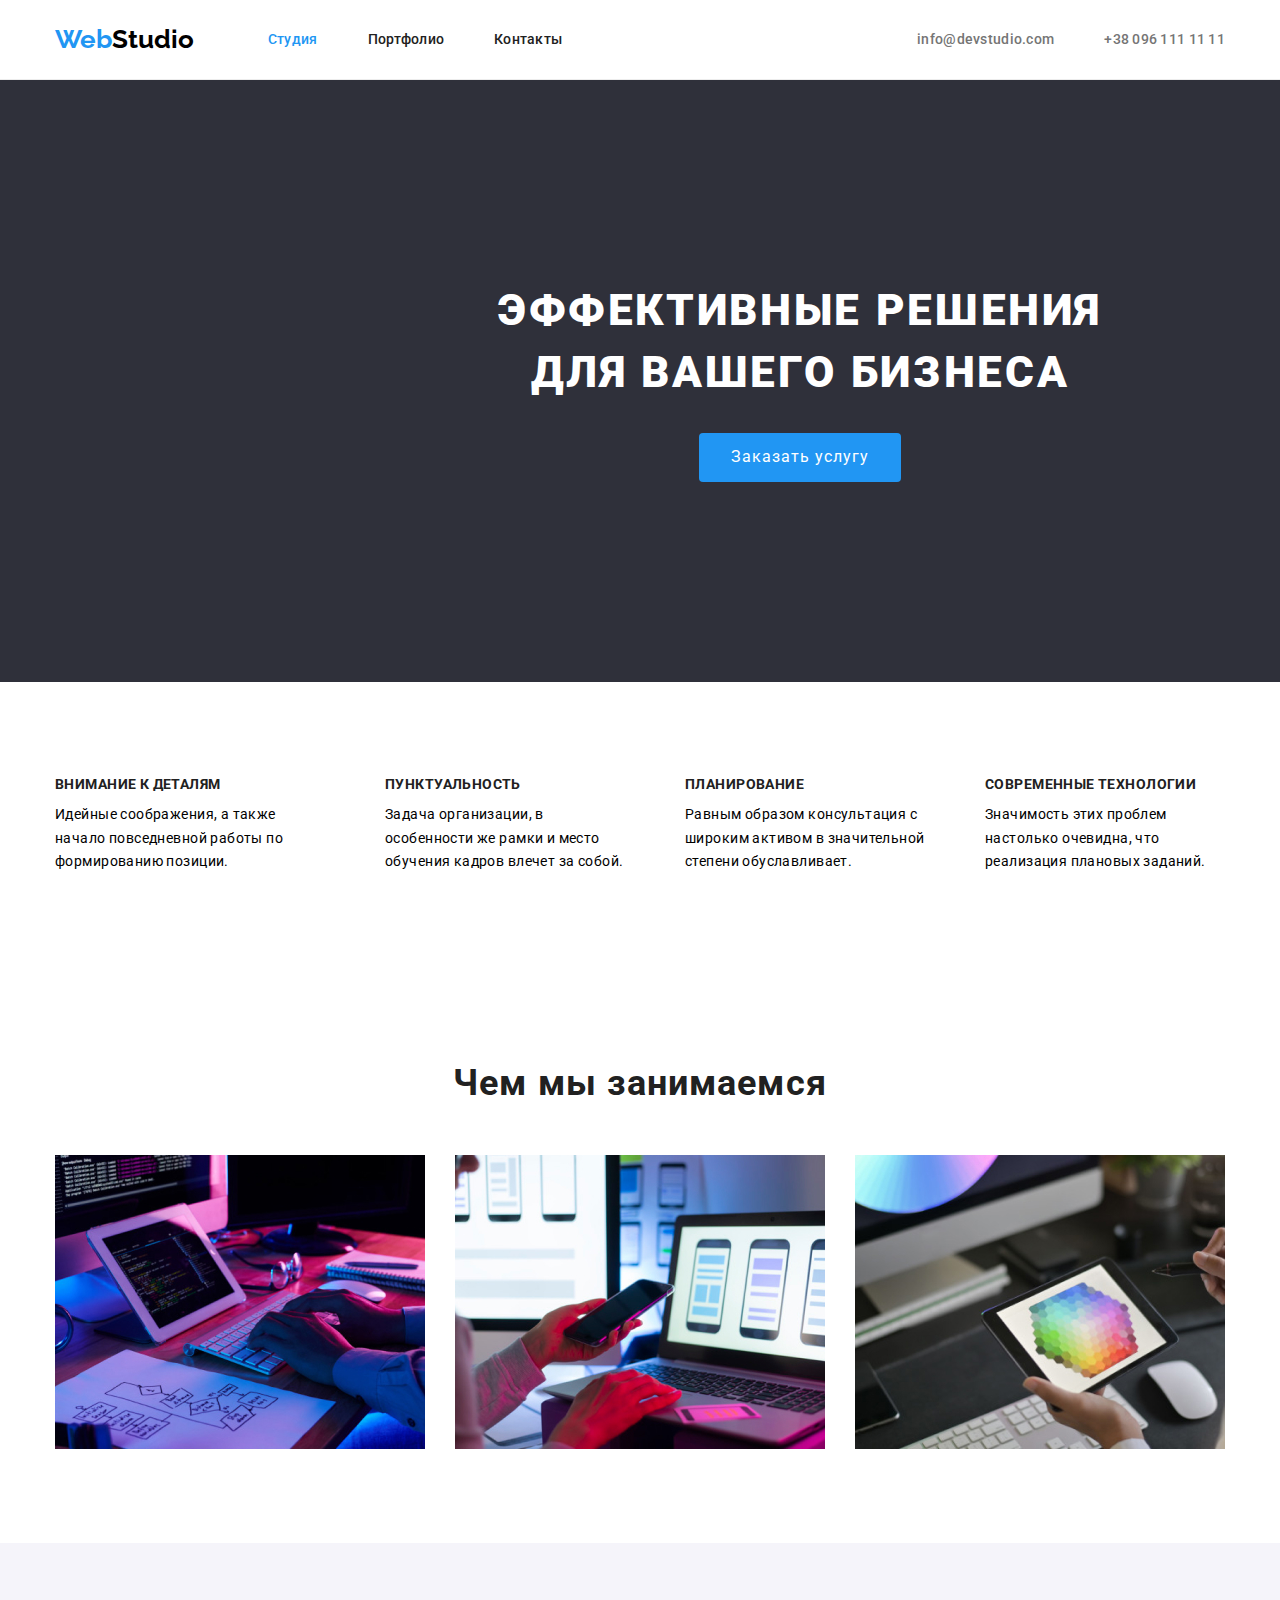
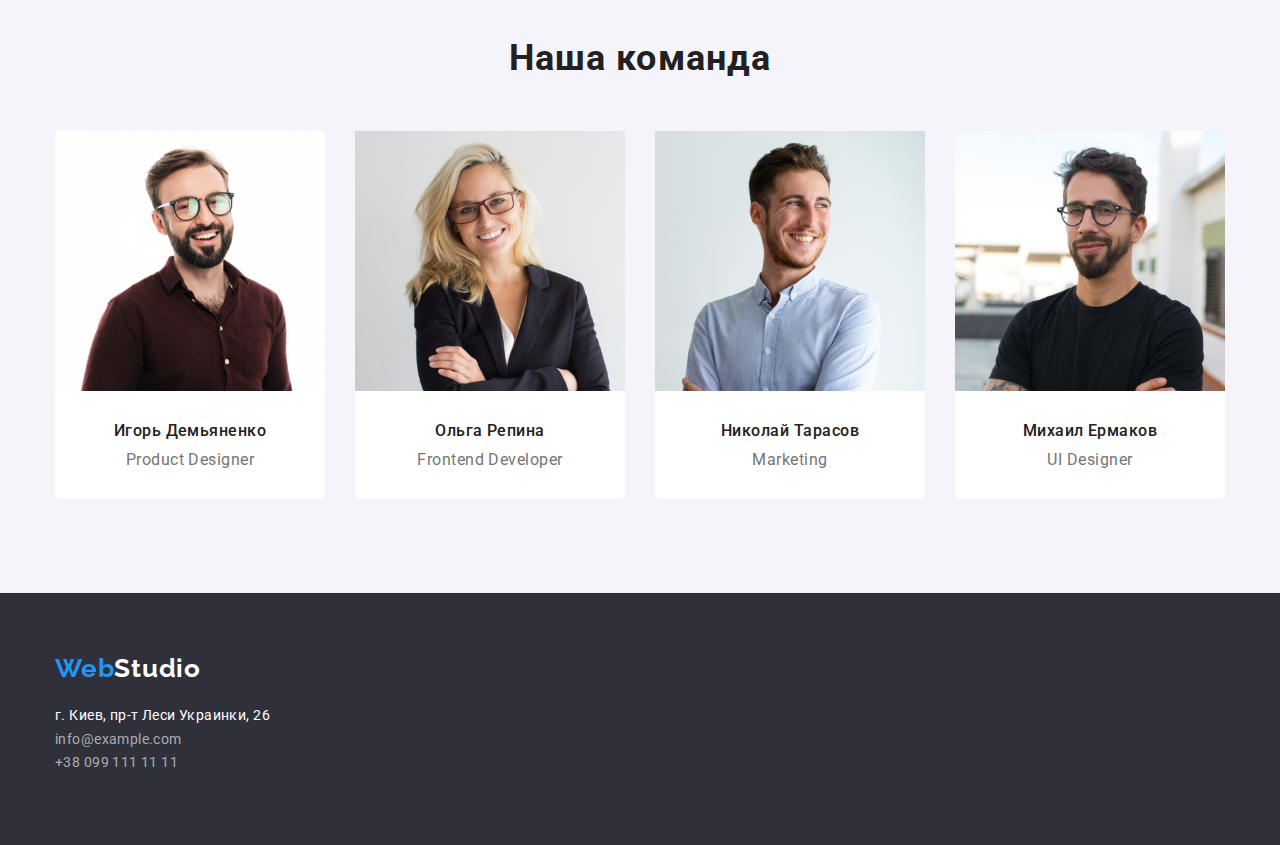
<file: index.html>
<!DOCTYPE html>
<html lang="ru">
<head>
    <meta charset="UTF-8">
    <meta name="viewport" content="width=device-width, initial-scale=1.0">
    <title>WebStudio</title>
    <link rel="preconnect" href="https://fonts.gstatic.com">
    <link href="https://fonts.googleapis.com/css2?family=Raleway:wght@700&family=Roboto:wght@400;500;700;900&display=swap" rel="stylesheet">
    <link rel="stylesheet" href="./modern-normalize.css">
    <link rel="stylesheet" href="./css/style.css">
</head>
<body>
    <header class="header">
        <div class="contaner">
    <nav class="header-nav">
        <a href="./index.html" class="brand">
            <span class="web">Web</span>Studio
        </a>
        <ul class="nav-list">
        <li><a href="#" class="navigator current">Студия</a></li>
        <li><a href="./portfolio.html" class="navigator">Портфолио</a></li>
        <li><a href="#contacts" class="navigator">Контакты</a></li>
        </ul>
        <ul class="contact-list">
            <li><a href="mailto:info@devstudio.com" class="telephone">info@devstudio.com</a></li>
            <Li><a href="telto:+380961111111" class="telephone">+38 096 111 11 11</a></Li>
        </ul>
    </nav>
    </div>
    </header>
    <main>
        <section class="hero">
            <div class="contaner">
            <h1 class="hero-heading">Эффективные решения для вашего бизнеса</h1>
            <a href="#" class="zakaz">Заказать услугу</a>
            </div>
        </section>

        <section>
            <div class="contaner">
            <ul class="dignity">
                <li>
                        <h3 class="dignity-title">Внимание к деталям</h3>
                        <p class="dignity-text">Идейные соображения, а также начало повседневной работы по формированию позиции.</p>
                </li>
                <li>
                    <h3 class="dignity-title">Пунктуальность</h3>
                    <p class="dignity-text">Задача организации, в особенности же рамки и место обучения кадров влечет за собой.</p>
                </li>
                <li>
                        <h3 class="dignity-title">Планирование</h3>
                        <p class="dignity-text">Равным образом консультация с широким активом в значительной степени обуславливает.</p>
                </li>
                <li>
                        <h3 class="dignity-title">Современные технологии</h3>
                        <p class="dignity-text">Значимость этих проблем настолько очевидна, что реализация плановых заданий.</p>
                </li>
            </ul>
            </div>
        </section>

        <section>
            <div class="contaner">
            <h2 class="table">Чем мы занимаемся</h2>
            <ul class="working">
                <li><img src="images/img-1.jpg" width="370" alt="img"></li>
                <li><img src="images/img-2.jpg" width="370" alt="img"></li>
                <li><img src="images/img-3.jpg" width="370" alt="img"></li>
            </ul>
            </div>
        </section>

        <section class="our-teem">
            <div class="contaner">
            <h2 class="table">Наша команда</h2>
            <ul class="table-list">
                <li class="team">
                        <img src="images/comand-1.jpg" width="270" alt="img">
                        <h3 class="name">Игорь Демьяненко</h3>
                        <p class="position">Product Designer</p>
                </li>
                <li class="team">
                        <img src="images/comand-2.jpg" width="270" alt="img">
                        <h3 class="name">Ольга Репина</h3>
                        <p class="position">Frontend Developer</p>
                </li>
                <li class="team">
                        <img src="images/comand-3.jpg" width="270" alt="img">
                        <h3 class="name">Николай Тарасов</h3>
                        <p class="position">Marketing</p>
                </li>
                <li class="team">                    
                        <img src="images/comand-4.jpg" width="270" alt="img">
                        <h3 class="name">Михаил Ермаков</h3>
                        <p class="position">UI Designer</p>                    
                </li>
            </ul>
            </div>
        </section>
    </main>
    <footer class="down">
        <div class="contaner">
        <a href="./index.html" class="brand-down"><span class="web">Web</span>Studio</a>
<address id="contacts">
                <a href="#" class="location">г. Киев, пр-т Леси Украинки, 26</a>
        <ul class="contact-list-down">
            <li>
                <a href="mailto:info@example.com" class="navigator-down">info@example.com</a>
            </li>
            <li>
                <a href="telto:+380991111111" class="navigator-down">+38 099 111 11 11</a>
            </li>
        </ul>
</address>
        </div>
    </footer>

</body>

</html>
</file>
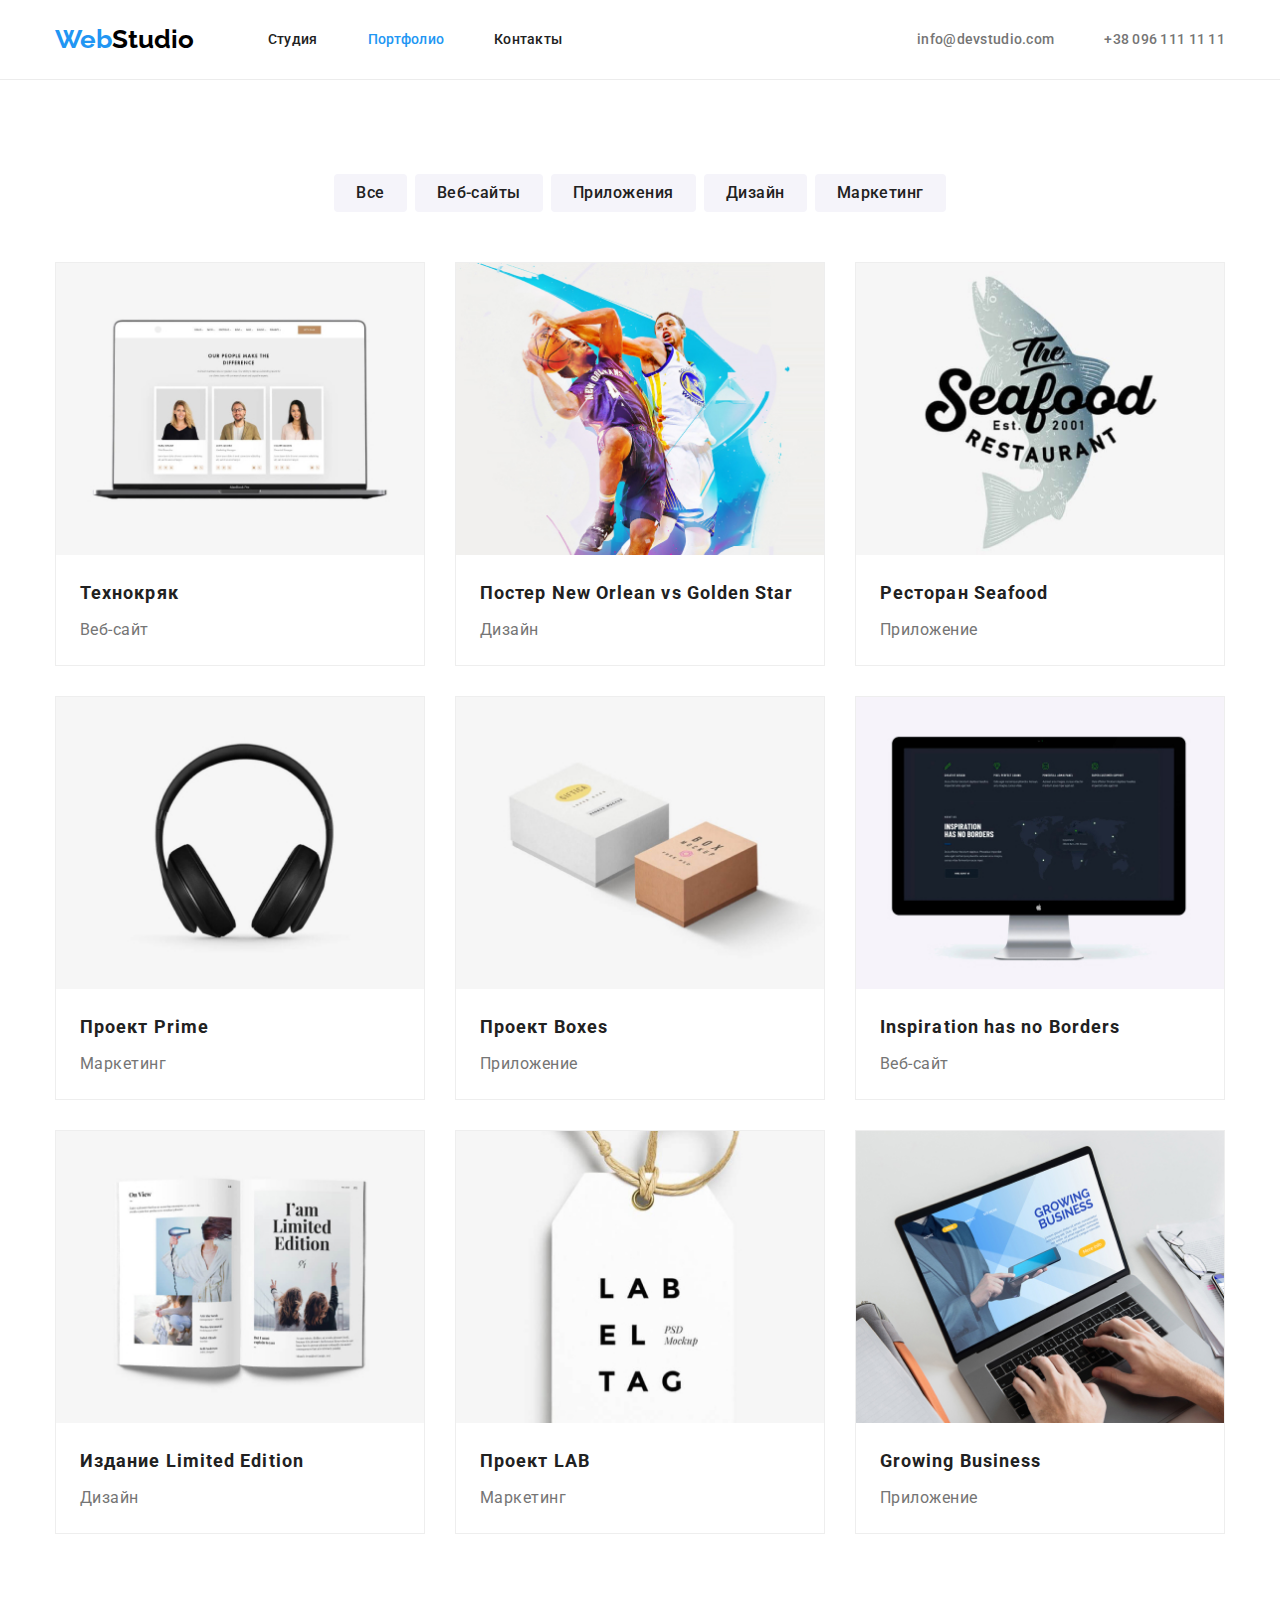
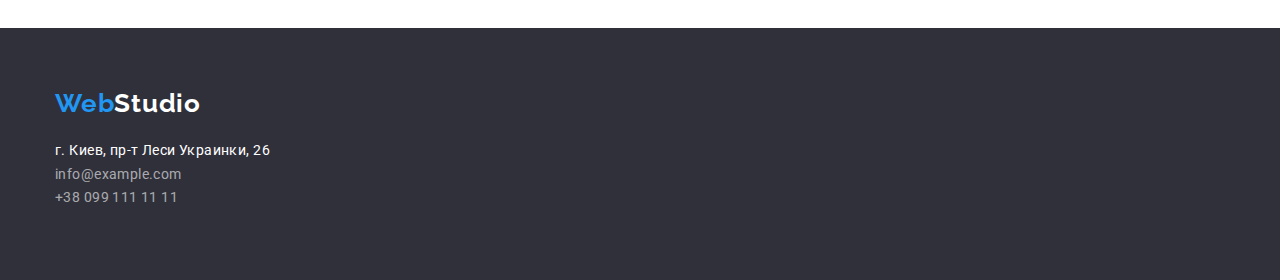
<file: portfolio.html>
<!DOCTYPE html>
<html lang="ru">
<head>
    <meta charset="UTF-8">
    <meta name="viewport" content="width=device-width, initial-scale=1.0">
    <title>Portfolio</title>
    <link rel="preconnect" href="https://fonts.gstatic.com">
    <link href="https://fonts.googleapis.com/css2?family=Raleway:wght@700&family=Roboto:wght@400;500;700;900&display=swap" rel="stylesheet">
    <link rel="stylesheet" href="./modern-normalize.css">
    <link rel="stylesheet" href="./css/style.css">
</head>
<body>
    <header class="header">
        <div class="contaner">
    <nav class="header-nav">
        <a href="./index.html" class="brand">
            <span class="web">Web</span>Studio
        </a>
        <ul class="nav-list">
        <li><a href="./index.html" class="navigator">Студия</a></li>
        <li><a href="./portfolio.html" class="navigator current">Портфолио</a></li>
        <li><a href="#contacts" class="navigator">Контакты</a></li>
        </ul>
        <ul class="contact-list">
            <li><a href="mailto:info@devstudio.com" class="telephone">info@devstudio.com</a></li>
            <Li><a href="telto:+380961111111" class="telephone">+38 096 111 11 11</a></Li>
        </ul>
    </nav>
    </div>
    </header>

        <main>

            <h1 class="visually-hidden">Портфолио WebStudio</h1>

            <section>
                <div class="contaner">
            <ul class="filter-list">
                <li>
                    <button class="filter">Все</button>
                </li>
                <li>
                    <button class="filter">Веб-сайты</button>
                </li>
                <li>
                    <button class="filter">Приложения</button>
                </li>
                <li>
                    <button class="filter">Дизайн</button>
                </li>
                <li>
                    <button class="filter">Маркетинг</button>
                </li>
            </ul>
                </div>
                <div class="contaner">
            <ul class="port-list">
                <li>
                    <img src="./images/port-1.jpg" width="370" alt="noutbook">
                    <h2 class="port-title">Технокряк</h2>
                    <p class="port-text">Веб-сайт</p>
                </li>
                <li>
                    <img src="./images/port-2.jpg" width="370" alt="poster">
                    <h2 class="port-title">Постер New Orlean vs Golden Star</h2>
                    <p class="port-text">Дизайн</p>
                </li>
                <li>
                    <img src="./images/port-3.jpg" width="370" alt="seafood">
                    <h2 class="port-title">Ресторан Seafood</h2>
                    <p class="port-text">Приложение</p>
                </li>
                <li>
                    <img src="./images/port-4.jpg" width="370" alt="prime">
                    <h2 class="port-title">Проект Prime</h2>
                    <p class="port-text">Маркетинг</p>
                </li>
                <li>
                    <img src="./images/port-5.jpg" width="370" alt="boxes">
                    <h2 class="port-title">Проект Boxes</h2>
                    <p class="port-text">Приложение</p>
                </li>
                <li>
                    <img src="./images/port-6.jpg" width="370" alt="borders">
                    <h2 class="port-title">Inspiration has no Borders</h2>
                    <p class="port-text">Веб-сайт</p>
                </li>
                <li>
                    <img src="./images/port-7.jpg" width="370" alt="Edition">
                    <h2 class="port-title">Издание Limited Edition</h2>
                    <p class="port-text">Дизайн</p>
                </li>
                <li>
                    <img src="./images/port-8.jpg" width="370" alt="lab">
                    <h2 class="port-title">Проект LAB</h2>
                    <p class="port-text">Маркетинг</p>
                </li>
                <li>
                    <img src="./images/port-9.jpg" width="370" alt="business">
                    <h2 class="port-title">Growing Business</h2>
                    <p class="port-text">Приложение</p>
                </li>
            </ul>
                </div>
            
        </section>
        </main>

        <footer class="down">
            <div class="contaner">
            <a href="./index.html" class="brand-down"><span class="web">Web</span>Studio</a>
    <address id="contacts">
                    <a href="#" class="location">г. Киев, пр-т Леси Украинки, 26</a>
            <ul class="contact-list-down">
                <li>
                    <a href="mailto:info@example.com" class="navigator-down">info@example.com</a>
                </li>
                <li>
                    <a href="telto:+380991111111" class="navigator-down">+38 099 111 11 11</a>
                </li>
            </ul>
    </address>
            </div>
        </footer>
</body>
</html>
</file>
<file: css/style.css>
:root {
    --brand-color: #2196F3;
    --studio-color: #000000;
    --hero-text: #FFFFFF;
    --nav-text: #212121;
    --tel-text: #757575;
    --focus-color: #2196F3;
    --adress-color: rgba(255, 255, 255, 0.6);
}

body {
font-family: 'Roboto', sans-serif;
}

ul{
list-style: none;
}


a {
text-decoration: none;
}

img {
display: block;
max-width: 100%;
height: auto;
}

.contaner {
width: 1200px;
padding: 0 15px;
margin: 0 auto;
}

.header {
position: relative;
min-height: 80px;
border-bottom: 1px solid #ECECEC;
}

.header-nav,
.nav-list,
.contact-list {
display: flex;
}

.header-nav {
justify-content: space-between;
align-items: center;
padding-top: 24px;
}

.nav-list li{
margin-left: 50px;
}

.contact-list li:last-child{
margin-left: 50px;
}

.contact-list {
margin-left: 331px;
}

.brand {
font-family: Raleway;
font-weight: bold;
font-size: 26px;
line-height: 1.2;
color: var(--studio-color);
}

.web {
color: var(--brand-color);
}



.telephone {
color: var(--tel-text);
font-weight: 500;
font-size: 14px;
line-height: 1.2;
letter-spacing: 0.02em;
}

.telephone:hover,
.telephone:focus {
color: var(--focus-color);
}


.hero .contaner {
background-color: #2F303A;
width: 1600px;
text-align: center;
align-items: center;
}
    

.hero-heading {
color: var(--hero-text);
font-weight: 900;
font-size: 44px;
line-height: 1.4;
letter-spacing: 0.06em;
text-transform: uppercase;
margin-left: auto;
margin-right: auto;
width: 696px;
padding-top: 200px;
padding-bottom: 30px;
}

.zakaz {
display: inline-block;
color: var(--hero-text);
font-size: 16px;
line-height: 1.8;
letter-spacing: 0.06em;
background: #2196F3;
padding: 10px 32px;
border-radius: 4px;
margin-bottom: 200px;
}

.dignity {
display: flex;
margin-top: 94px;
align-items: center;
justify-content: space-between;
}

.dignity li{
width: 270px;
}

.dignity li:not(:first-child) {
padding-left: 30px;

}

.dignity-title {
color: var(--nav-text);
font-weight: bold;
font-size: 14px;
line-height: 1.2;
letter-spacing: 0.03em;
text-transform: uppercase;
margin-bottom: 10px;
}

.dignity-text {
font-weight: normal;
font-size: 14px;
line-height: 1.7;
letter-spacing: 0.03em;
margin-bottom: 94px;
}

.working {
display: flex;
justify-content: space-between;
margin-bottom: 94px;
}


.table {
color: var(--nav-text);
font-weight: bold;
font-size: 36px;
line-height: 1.2;
text-align: center;
letter-spacing: 0.03em;
margin-top: 94px;
margin-bottom: 50px;
}

.table-list {
display: flex;
justify-content: space-between;
}

.table-list li {
background-color: #FFFFFF;
width: 270px;
height: 368px;
margin-bottom: 94px;

}

.team {
border-radius: 0px 0px 4px 4px;
}


.table-list li:not(:first-child) {
margin-left: 30px;
}

.name,
.position {
text-align: center;
}

.name {
color: var(--nav-text);
font-weight: 500;
font-size: 16px;
line-height: 1.2;
letter-spacing: 0.03em;
padding-top: 30px;
padding-bottom: 10px;
}

.position {
color: var(--tel-text);
font-size: 16px;
line-height: 1.2;
letter-spacing: 0.03em;
padding-bottom: 30px;
}

.our-teem {
background-color: #F5F4FA;
display: flex;
}

.down {
background: #2F303A;
}

.down .contaner {
height: 252px;}

.brand-down {
display: inline-block;
font-family: Raleway;
color: var(--hero-text);
font-weight: bold;
font-size: 26px;
line-height: 1.2;
letter-spacing: 0.03em;
margin-top: 60px;
margin-bottom: 20px;
}


.location {
display: inline-block;
color: var(--hero-text);
font-size: 14px;
line-height: 1.7;
letter-spacing: 0.03em;
}

.location:hover,
.location:focus {
color: var(--focus-color);
}

.navigator-down {
display: inline-block;
color: var(--adress-color);
font-size: 14px;
line-height: 1.7;
letter-spacing: 0.03em;
}

.navigator-down:hover,
.navigator-down:focus {
color: var(--focus-color);
}

.navigator {
color: var(--nav-text);
font-weight: 500;
font-size: 14px;
line-height: 1.2;
letter-spacing: 0.02em;
}
    
.navigator:hover,
.navigator:focus {
color: var(--focus-color);
}
    
.filter {
border: none;
display: inline-block;
position: relative;
}

.filter-list {
display: flex;
justify-content: center;
margin-top: 94px;
margin-bottom: 50px;
}

.filter-list li:not(:first-child) {
padding-left: 8px;
}
    
.filter:hover,
.filter:focus {
background-color: var(--focus-color);
color: var(--hero-text);
}

.filter {
font-family: Roboto;
color: var(--nav-text);
background: #F5F4FA;
font-weight: 500;
font-size: 16px;
line-height: 1.6;
text-align: center;
letter-spacing: 0.03em;
padding: 6px 22px;
border-radius: 4px;
}

.port-list {
display: flex;
flex-flow: row wrap;
justify-content: center;
}

.port-list li {
    border: 1px solid #EEEEEE;
}

.port-list li:nth-child(1) {
margin-right: 30px;
margin-bottom: 30px;
}

.port-list li:nth-child(2) {
margin-right: 30px;
margin-bottom: 30px;
}

.port-list li:nth-child(3) {
margin-bottom: 30px;
}

.port-list li:nth-child(4) {
margin-right: 30px;
margin-bottom: 30px;
}

.port-list li:nth-child(5) {
margin-right: 30px;
margin-bottom: 30px;
}

.port-list li:nth-child(6) {
margin-bottom: 30px;
}

.port-list li:nth-child(7) {
margin-right: 30px;
margin-bottom: 94px;
}

.port-list li:nth-child(8) {
margin-right: 30px;
margin-bottom: 94px;
}

.port-list li:nth-child(9) {
margin-bottom: 94px;
}

.port-list li {
height: 404px;
width: 370px;
}

.port-title {
color: var(--nav-text);
font-weight: bold;
font-size: 18px;
line-height: 2;
letter-spacing: 0.06em;
padding-top: 20px;
padding-bottom: 4px;
padding-left: 24px;
}

.port-text {
color: var(--tel-text);
font-size: 16px;
line-height: 1.9;
letter-spacing: 0.03em;
padding-left: 24px;
padding-bottom: 20px;
}

.visually-hidden {
position: absolute;
width: 1px;
height: 1px;
margin: -1px;
border: 0;
padding: 0;
white-space: nowrap;
clip-path: inset(100%);
clip: rect(0 0 0 0);
overflow: hidden;
}

.navigator.current {
color: var(--focus-color);
}
</file>
